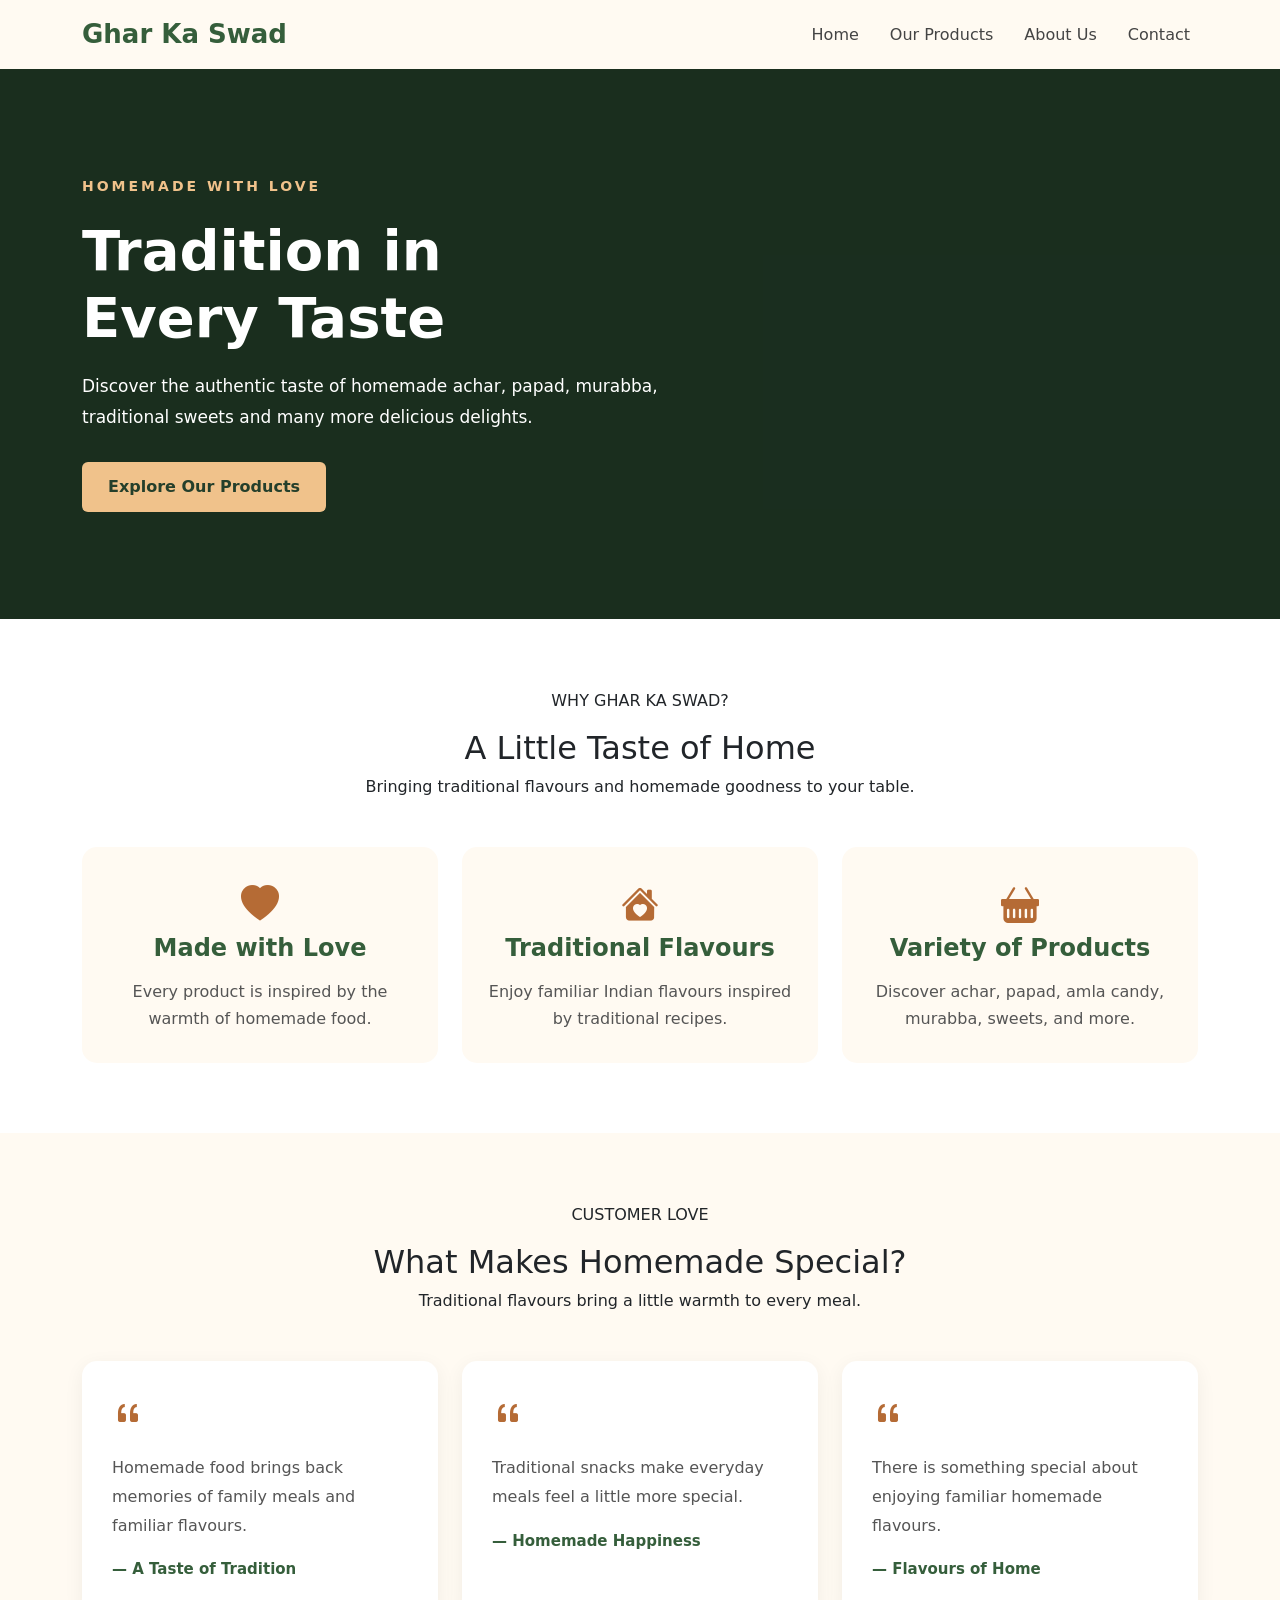
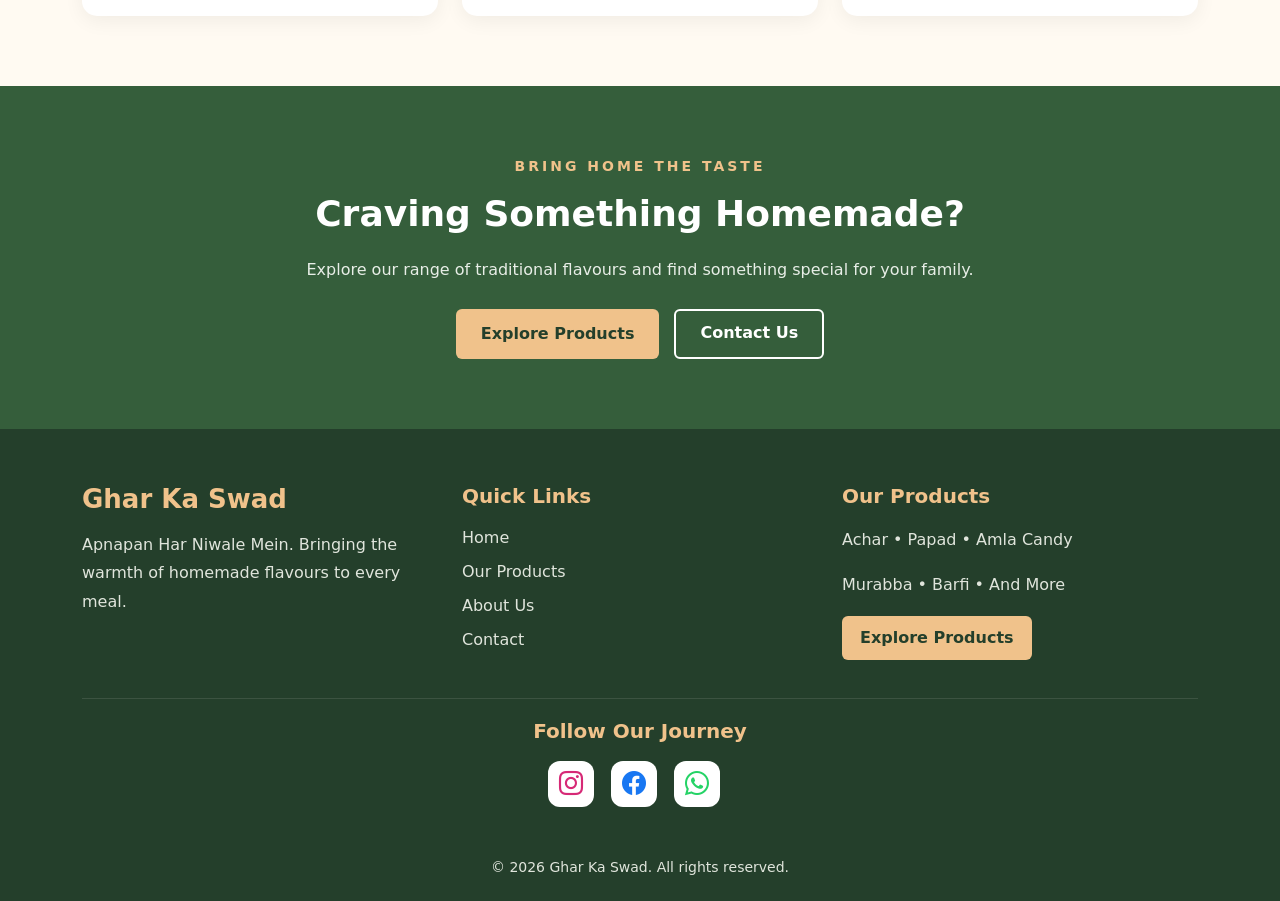
<file: ghar_ka_swad/index.html>
<!DOCTYPE html>
<html lang="en">
<head>
    <meta charset="UTF-8">
    <meta name="viewport" content="width=device-width, initial-scale=1.0">
    <title>Ghar Ka Swad | Homemade Delights</title>
  
    <link href="https://cdn.jsdelivr.net/npm/bootstrap@5.3.8/dist/css/bootstrap.min.css" rel="stylesheet" integrity="sha384-sRIl4kxILFvY47J16cr9ZwB07vP4J8+LH7qKQnuqkuIAvNWLzeN8tE5YBujZqJLB" crossorigin="anonymous">
    
<link rel="stylesheet"
      href="https://cdn.jsdelivr.net/npm/bootstrap-icons@1.13.1/font/bootstrap-icons.min.css">


    <link rel="stylesheet" href="style.css">

  </head>
</head>
<body>

    
    <nav class="navbar navbar-expand-lg">
        <div class="container">
            <a class="navbar-brand" href="#home">Ghar Ka Swad</a>
    
            <button class="navbar-toggler" type="button"
                    data-bs-toggle="collapse"
                    data-bs-target="#navbarNav"
                    aria-controls="navbarNav"
                    aria-expanded="false"
                    aria-label="Toggle navigation">
                <span class="navbar-toggler-icon"></span>
            </button>
    
            <div class="collapse navbar-collapse" id="navbarNav">
                <ul class="navbar-nav ms-auto">
                    <li class="nav-item">
                        <a class="nav-link" href="index.html">Home</a>
                    </li>
                    <li class="nav-item">
                        <a class="nav-link" href="products.html">Our Products</a>
                    </li>
                    <li class="nav-item">
                        <a class="nav-link" href="about.html">About Us</a>
                    </li>
                    <li class="nav-item">
                        <a class="nav-link" href="contact.html">Contact</a>
                    </li>
                </ul>
            </div>
        </div>
    </nav>



    

<section class="hero-section">
    <video class="hero-video"
           autoplay
           muted
           loop
           playsinline
           aria-hidden="true">
        <source src="Images/video.mp4"
                type="video/mp4">
    </video>

    <div class="hero-overlay"></div>

    <div class="container hero-content">
        <div class="row align-items-center">
            <div class="col-lg-7">
                <p class="hero-subtitle">HOMEMADE WITH LOVE</p>

                <h1 class="hero-title">
                    Tradition in <br> Every Taste
                </h1>

                <p class="hero-description">
                    Discover the authentic taste of homemade
                    achar, papad, murabba, traditional sweets
                    and many more delicious delights.
                </p>

                <a href="products.html" class="btn hero-btn">
                    Explore Our Products
                </a>
            </div>
        </div>
    </div>
</section>




  
    <section class="why-choose-section">
        <div class="container">
            <div class="text-center mb-5">
                <p class="section-subtitle">WHY GHAR KA SWAD?</p>
                <h2 class="section-title">A Little Taste of Home</h2>
                <p>Bringing traditional flavours and homemade goodness to your table.</p>
            </div>
    
            <div class="row g-4">
                <div class="col-md-4">
                    <div class="feature-card text-center">
                        <i class="bi bi-heart-fill feature-icon"></i>
                        <h4>Made with Love</h4>
                        <p>Every product is inspired by the warmth of homemade food.</p>
                    </div>
                </div>
    
                <div class="col-md-4">
                    <div class="feature-card text-center">
                        <i class="bi bi-house-heart-fill feature-icon"></i>
                        <h4>Traditional Flavours</h4>
                        <p>Enjoy familiar Indian flavours inspired by traditional recipes.</p>
                    </div>
                </div>
    
                <div class="col-md-4">
                    <div class="feature-card text-center">
                        <i class="bi bi-basket-fill feature-icon"></i>
                        <h4>Variety of Products</h4>
                        <p>Discover achar, papad, amla candy, murabba, sweets, and more.</p>
                    </div>
                </div>
            </div>
        </div>
    </section>





    <section class="testimonial-section">
        <div class="container">
            <div class="text-center mb-5">
                <p class="section-subtitle">CUSTOMER LOVE</p>
                <h2 class="section-title">What Makes Homemade Special?</h2>
                <p>Traditional flavours bring a little warmth to every meal.</p>
            </div>
    
            <div class="row g-4">
                <div class="col-md-4">
                    <div class="testimonial-card">
                        <i class="bi bi-quote quote-icon"></i>
                        <p>Homemade food brings back memories of family meals and familiar flavours.</p>
                        <h5>— A Taste of Tradition</h5>
                    </div>
                </div>
    
                <div class="col-md-4">
                    <div class="testimonial-card">
                        <i class="bi bi-quote quote-icon"></i>
                        <p>Traditional snacks make everyday meals feel a little more special.</p>
                        <h5>— Homemade Happiness</h5>
                    </div>
                </div>
    
                <div class="col-md-4">
                    <div class="testimonial-card">
                        <i class="bi bi-quote quote-icon"></i>
                        <p>There is something special about enjoying familiar homemade flavours.</p>
                        <h5>— Flavours of Home</h5>
                    </div>
                </div>
            </div>
        </div>
    </section>





    <section class="cta-section">
        <div class="container text-center">
            <p class="cta-subtitle">BRING HOME THE TASTE</p>
    
            <h2>Craving Something Homemade?</h2>
    
            <p>
                Explore our range of traditional flavours
                and find something special for your family.
            </p>
    
            <div class="cta-buttons">
                <a href="products.html" class="btn cta-primary">
                    Explore Products
                </a>
    
                <a href="contact.html" class="btn cta-secondary">
                    Contact Us
                </a>
            </div>
        </div>
    </section>




    
    <footer class="site-footer">
        <div class="container">
            <div class="row g-4">
    
                <div class="col-md-6 col-lg-4">
                    <h3 class="footer-brand">Ghar Ka Swad</h3>
                    <p>
                        Apnapan Har Niwale Mein.
                        Bringing the warmth of homemade flavours
                        to every meal.
                    </p>
                </div>
    
                <div class="col-md-6 col-lg-4">
                    <h5>Quick Links</h5>
                    <ul class="footer-links">
                        <li><a href="index.html">Home</a></li>
                        <li><a href="products.html">Our Products</a></li>
                        <li><a href="about.html">About Us</a></li>
                        <li><a href="contact.html">Contact</a></li>
                    </ul>
                </div>
    
                <div class="col-md-6 col-lg-4">
                    <h5>Our Products</h5>
                    <p>Achar • Papad • Amla Candy</p>
                    <p>Murabba • Barfi • And More</p>
                    <a href="products.html" class="footer-button">
                        Explore Products
                    </a>
                </div>
    
            </div>
    
            <hr>
        </div>


        

     
        <div class="social-links">
            <h5>Follow Our Journey</h5>
        
            <a href="https://www.instagram.com/YOUR_USERNAME/"
               target="_blank"
               rel="noopener noreferrer"
               class="social-icon instagram"
               aria-label="Instagram">
                <i class="bi bi-instagram"></i>
            </a>
        
            <a href="https://www.facebook.com/YOUR_PAGE/"
               target="_blank"
               rel="noopener noreferrer"
               class="social-icon facebook"
               aria-label="Facebook">
                <i class="bi bi-facebook"></i>
            </a>
    
            
            <a href="https://wa.me/91YOURNUMBER"
               target="_blank"
               rel="noopener noreferrer"
               class="social-icon whatsapp"
               aria-label="WhatsApp">
                <i class="bi bi-whatsapp"></i>
            </a>
    
        </div>
    
            <p class="copyright pt-5">
                &copy; 2026 Ghar Ka Swad. All rights reserved.
            </p>



    </footer>

    

    
    <script src="https://cdn.jsdelivr.net/npm/bootstrap@5.3.8/dist/js/bootstrap.bundle.min.js" integrity="sha384-FKyoEForCGlyvwx9Hj09JcYn3nv7wiPVlz7YYwJrWVcXK/BmnVDxM+D2scQbITxI" crossorigin="anonymous"></script>
</body>
</html>
</file>
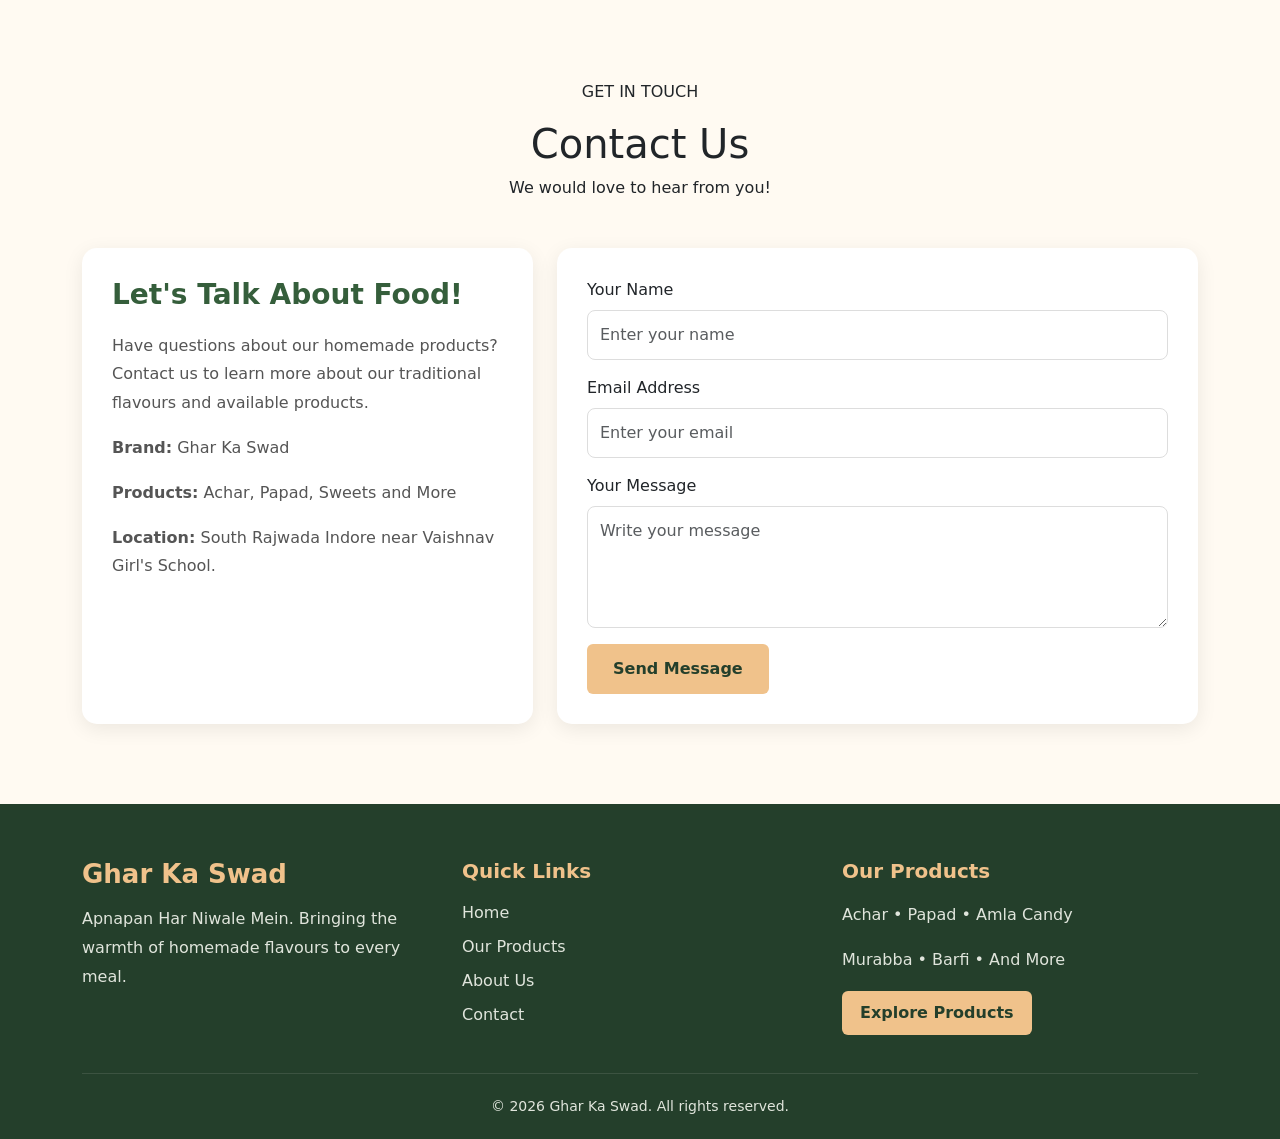
<file: ghar_ka_swad/contact.html>
<!DOCTYPE html>
<html lang="en">
<head>
    <meta charset="UTF-8">
    <meta name="viewport" content="width=device-width, initial-scale=1.0">
    <link href="https://cdn.jsdelivr.net/npm/bootstrap@5.3.8/dist/css/bootstrap.min.css" rel="stylesheet" integrity="sha384-sRIl4kxILFvY47J16cr9ZwB07vP4J8+LH7qKQnuqkuIAvNWLzeN8tE5YBujZqJLB" crossorigin="anonymous">
    <link rel="stylesheet" href="style.css">
    
</head>
<body>
    
    <main>
        <section class="contact-section">
            <div class="container">
    
                <div class="text-center mb-5">
                    <p class="section-subtitle">GET IN TOUCH</p>
                    <h1 class="section-title">Contact Us</h1>
                    <p>We would love to hear from you!</p>
                </div>
    
                <div class="row g-4">
    
                    <div class="col-lg-5">
                        <div class="contact-info">
                            <h3>Let's Talk About Food!</h3>
    
                            <p>
                                Have questions about our homemade products?
                                Contact us to learn more about our traditional
                                flavours and available products.
                            </p>
    
                            <p><strong>Brand:</strong> Ghar Ka Swad</p>
                            <p><strong>Products:</strong> Achar, Papad, Sweets and More</p>
                            <p><strong>Location:</strong> South Rajwada Indore near Vaishnav Girl's School. </p>
                        </div>
                    </div>
    
                    <div class="col-lg-7">
                        <div class="contact-form">
                            <form>
                                <div class="mb-3">
                                    <label for="name" class="form-label">
                                        Your Name
                                    </label>
                                    <input type="text" id="name"
                                           class="form-control"
                                           placeholder="Enter your name" required>
                                </div>
    
                                <div class="mb-3">
                                    <label for="email" class="form-label">
                                        Email Address
                                    </label>
                                    <input type="email" id="email"
                                           class="form-control"
                                           placeholder="Enter your email" required>
                                </div>
    
                                <div class="mb-3">
                                    <label for="message" class="form-label">
                                        Your Message
                                    </label>
                                    <textarea id="message"
                                              class="form-control"
                                              rows="4"
                                              placeholder="Write your message"
                                              required></textarea>
                                </div>
    
                                <button type="submit" class="btn hero-btn">
                                    Send Message
                                </button>
                            </form>
                        </div>
                    </div>
    
                </div>
            </div>
        </section>
    </main>

        <footer class="site-footer">
        <div class="container">
            <div class="row g-4">
    
                <div class="col-md-6 col-lg-4">
                    <h3 class="footer-brand">Ghar Ka Swad</h3>
                    <p>
                        Apnapan Har Niwale Mein.
                        Bringing the warmth of homemade flavours
                        to every meal.
                    </p>
                </div>
    
                <div class="col-md-6 col-lg-4">
                    <h5>Quick Links</h5>
                    <ul class="footer-links">
                        <li><a href="index.html">Home</a></li>
                        <li><a href="products.html">Our Products</a></li>
                        <li><a href="about.html">About Us</a></li>
                        <li><a href="contact.html">Contact</a></li>
                    </ul>
                </div>
    
                <div class="col-md-6 col-lg-4">
                    <h5>Our Products</h5>
                    <p>Achar • Papad • Amla Candy</p>
                    <p>Murabba • Barfi • And More</p>
                    <a href="products.html" class="footer-button">
                        Explore Products
                    </a>
                </div>
    
            </div>
    
            <hr>
    
            <p class="copyright">
                &copy; 2026 Ghar Ka Swad. All rights reserved.
            </p>
        </div>
    </footer>

    

    
    <script src="https://cdn.jsdelivr.net/npm/bootstrap@5.3.8/dist/js/bootstrap.bundle.min.js" integrity="sha384-FKyoEForCGlyvwx9Hj09JcYn3nv7wiPVlz7YYwJrWVcXK/BmnVDxM+D2scQbITxI" crossorigin="anonymous"></script>

</body>
</html>
</file>
<file: ghar_ka_swad/style.css>
*{
    padding: 0;
    margin: 0;
    box-sizing: border-box;
}

body{
    background-color: #fffaf2;
}

.navbar {
    background-color: #fffaf2;
    padding: 10px 0;
}

.navbar-brand{
    color: #355e3b;
    font-size: 26px;
    font-weight: bold;
}


.navbar-brand:hover{
    color: #b56b35;
}


/* Navigation links */
.navbar .nav-link {
    color: #444;
    margin-left: 15px;
    transition: color 0.3s ease;
}

.navbar .nav-link:hover,
.navbar .nav-link.active {
    color: #b56b35;
}



/* Hero Section */

.hero-section {
    position: relative;
    min-height: 550px;
    display: flex;
    align-items: center;
    overflow: hidden;
    padding: 80px 0;
    background-color: #243f2b;
}

.hero-video {
    position: absolute;
    inset: 0;
    width: 100%;
    height: 100%;
    object-fit: cover;
    z-index: 0;
}

.hero-overlay {
    position: absolute;
    inset: 0;
    background: rgba(20, 35, 23, 0.60);
    z-index: 1;
}

.hero-content {
    position: relative;
    z-index: 2;
}

.hero-subtitle {
    color: #f0c28b;
    font-size: 14px;
    font-weight: bold;
    letter-spacing: 3px;
    margin-bottom: 20px;
}

.hero-title {
    color: #ffffff;
    font-size: 56px;
    font-weight: bold;
    line-height: 1.2;
    margin-bottom: 20px;
}

.hero-description {
    color: #ffffff;
    font-size: 17px;
    line-height: 1.8;
    margin-bottom: 30px;
}

.hero-btn {
    background-color: #f0c28b;
    color: #243f2b;
    padding: 12px 25px;
    border-radius: 6px;
    font-weight: bold;
}

.hero-btn:hover {
    background-color: #ffffff;
    color: #243f2b;
}


.products-section > .container > .text-center > p:last-child {
    color: #666;
    line-height: 1.7;
}



.about-section {
    background-color: #fffaf2;
    padding: 80px 0;
}

.about-image {
    width: 100%;
    height: 420px;
    object-fit: cover;
    border-radius: 20px;
    box-shadow: 0 10px 25px rgba(0, 0, 0, 0.10);
}

.about-text {
    color: #555;
    font-size: 16px;
    line-height: 1.9;
    margin-bottom: 20px;
}



.contact-section {
    background-color: #fffaf2;
    padding: 80px 0;
}

.contact-info,
.contact-form {
    background-color: #ffffff;
    padding: 30px;
    border-radius: 15px;
    box-shadow: 0 5px 20px rgba(0, 0, 0, 0.08);
    height: 100%;
}

.contact-info h3 {
    color: #355e3b;
    font-weight: bold;
    margin-bottom: 20px;
}

.contact-info p {
    color: #555;
    line-height: 1.8;
}

.contact-form .form-control {
    padding: 12px;
    border: 1px solid #ddd;
    border-radius: 8px;
}

.contact-form .form-control:focus {
    border-color: #355e3b;
    box-shadow: 0 0 0 0.2rem rgba(53, 94, 59, 0.15);
}







.why-choose-section {
    background-color: #ffffff;
    padding: 70px 0;
}

.feature-card {
    height: 100%;
    padding: 30px 20px;
    background-color: #fffaf2;
    border-radius: 15px;
    transition: transform 0.3s ease;
}

.feature-card:hover {
    transform: translateY(-5px);
}

.feature-icon {
    font-size: 38px;
    color: #b56b35;
    margin-bottom: 18px;
}

.feature-card h4 {
    color: #355e3b;
    font-weight: bold;
    margin-bottom: 15px;
}

.feature-card p {
    color: #555;
    line-height: 1.7;
    margin-bottom: 0;
}




.testimonial-section {
    background-color: #fffaf2;
    padding: 70px 0;
}

.testimonial-card {
    height: 100%;
    padding: 30px;
    background-color: #ffffff;
    border-radius: 15px;
    box-shadow: 0 5px 20px rgba(0, 0, 0, 0.06);
    transition: transform 0.3s ease;
}

.testimonial-card:hover {
    transform: translateY(-5px);
}

.quote-icon {
    color: #b56b35;
    font-size: 32px;
}

.testimonial-card p {
    color: #555;
    line-height: 1.8;
    margin: 15px 0 20px;
}

.testimonial-card h5 {
    color: #355e3b;
    font-size: 15px;
    font-weight: bold;
}









.cta-section {
    background-color: #355e3b;
    color: #ffffff;
    padding: 70px 20px;
}

.cta-subtitle {
    color: #f0c28b;
    font-size: 14px;
    font-weight: bold;
    letter-spacing: 3px;
    margin-bottom: 15px;
}

.cta-section h2 {
    font-size: 36px;
    font-weight: bold;
    margin-bottom: 20px;
}

.cta-section p:not(.cta-subtitle) {
    color: #e8eee7;
    line-height: 1.8;
    margin-bottom: 25px;
}

.cta-buttons {
    display: flex;
    justify-content: center;
    flex-wrap: wrap;
    gap: 15px;
}

.cta-primary {
    background-color: #f0c28b;
    color: #243f2b;
    padding: 12px 24px;
    font-weight: bold;
}

.cta-primary:hover {
    background-color: #ffffff;
    color: #243f2b;
}

.cta-secondary {
    border: 2px solid #ffffff;
    color: #ffffff;
    padding: 10px 24px;
    font-weight: bold;
}

.cta-secondary:hover {
    background-color: #ffffff;
    color: #355e3b;
}




/* footer */


.site-footer {
    background-color: #243f2b;
    color: #f8f5ed;
    padding: 55px 0 20px;
}

.footer-brand {
    color: #f0c28b;
    font-size: 26px;
    font-weight: bold;
    margin-bottom: 15px;
}

.site-footer h5 {
    color: #f0c28b;
    font-weight: bold;
    margin-bottom: 18px;
}

.site-footer p {
    color: #e0e5dc;
    line-height: 1.8;
}

.footer-links {
    list-style: none;
    padding: 0;
}

.footer-links li {
    margin-bottom: 10px;
}

.footer-links a {
    color: #e0e5dc;
    text-decoration: none;
    transition: color 0.3s ease;
}

.footer-links a:hover {
    color: #f0c28b;
}

.footer-button {
    display: inline-block;
    color: #243f2b;
    background-color: #f0c28b;
    text-decoration: none;
    padding: 10px 18px;
    border-radius: 6px;
    font-weight: bold;
    transition: background-color 0.3s ease;
}

.footer-button:hover {
    background-color: #ffffff;
}

.site-footer hr {
    border-color: #829084;
    margin: 30px 0 20px;
}

.copyright {
    text-align: center;
    font-size: 14px;
    margin-bottom: 0;
}






.social-links {
    margin-top: 20px;
    text-align: center;
    width: 100%;
}

.social-links h5 {
    color: #f0c28b;
    margin-bottom: 18px;
}

.social-icon {
    display: inline-flex;
    align-items: center;
    justify-content: center;
    width: 46px;
    height: 46px;
    margin-right: 12px;
    border-radius: 12px;
    background-color: #ffffff;
    font-size: 24px;
    text-decoration: none;
    transition: transform 0.3s ease,
                box-shadow 0.3s ease;
}

.social-icon.instagram {
    color: #d62976;
}

.social-icon.facebook {
    color: #1877f2;
}


.social-icon.whatsapp {
    color: #25D366;
}


.social-icon:hover {
    transform: translateY(-4px);
    box-shadow: 0 6px 14px rgba(0, 0, 0, 0.2);
}




.product-price {
    color: #b56b35;
    font-size: 22px;
    font-weight: bold;
    margin-top: 15px;
    margin-bottom: 0;
}

.product-price span {
    color: #666;
    font-size: 14px;
    font-weight: normal;
}




/* media qury  responsive disign*/


/* Responsive styles for tablets and mobile devices */

@media (max-width: 991.98px) {
    .hero-title {
        font-size: 44px;
    }

    .hero-image {
        height: 350px;
        margin-top: 30px;
    }

    .about-image {
        height: 350px;
    }

    .section-title {
        font-size: 30px;
    }
}

@media (max-width: 575.98px) {
    .hero-section,
    .about-section,
    .products-section,
    .contact-section {
        padding: 45px 0;
    }

    .hero-title {
        font-size: 36px;
    }

    .hero-description {
        font-size: 15px;
    }

    .hero-image,
    .about-image {
        height: 260px;
    }

    .section-title {
        font-size: 27px;
    }

    .contact-info,
    .contact-form {
        padding: 20px;
    }

    .site-footer {
        padding-top: 40px;
    }
}
</file>
